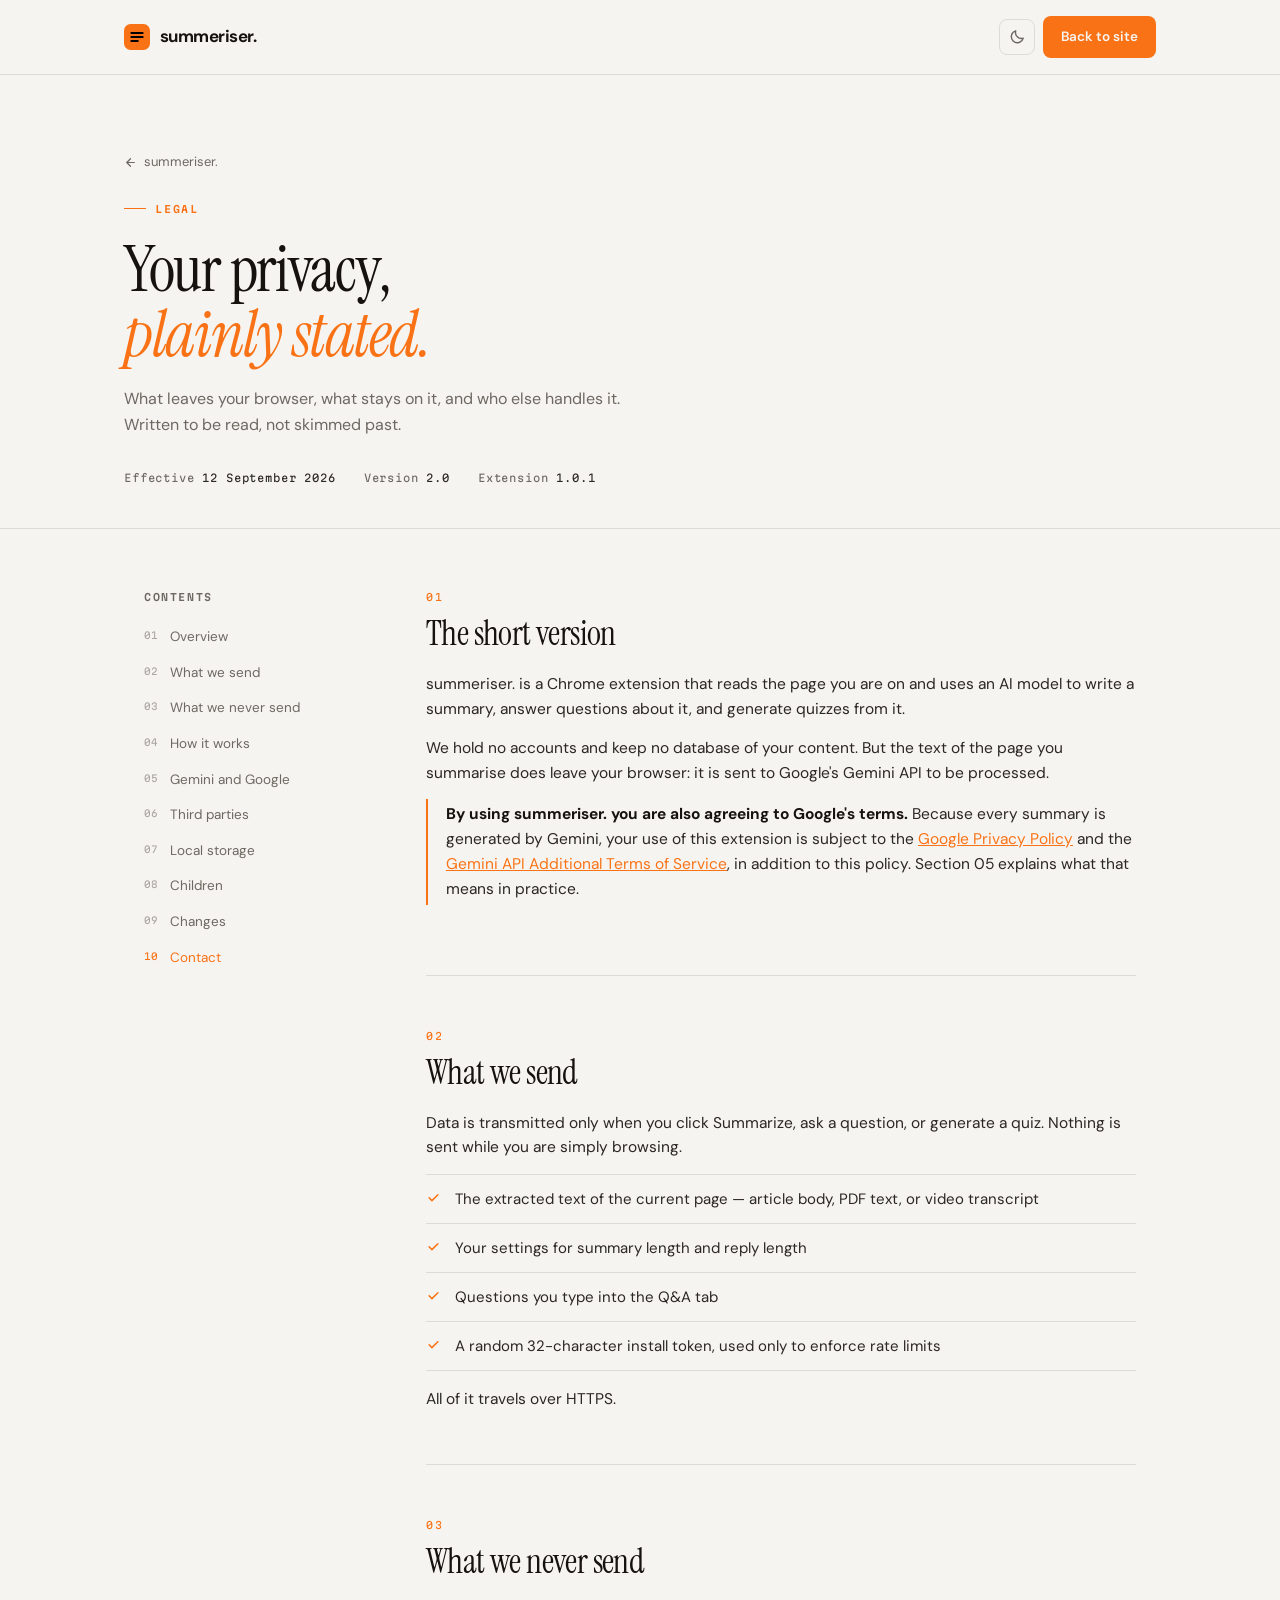
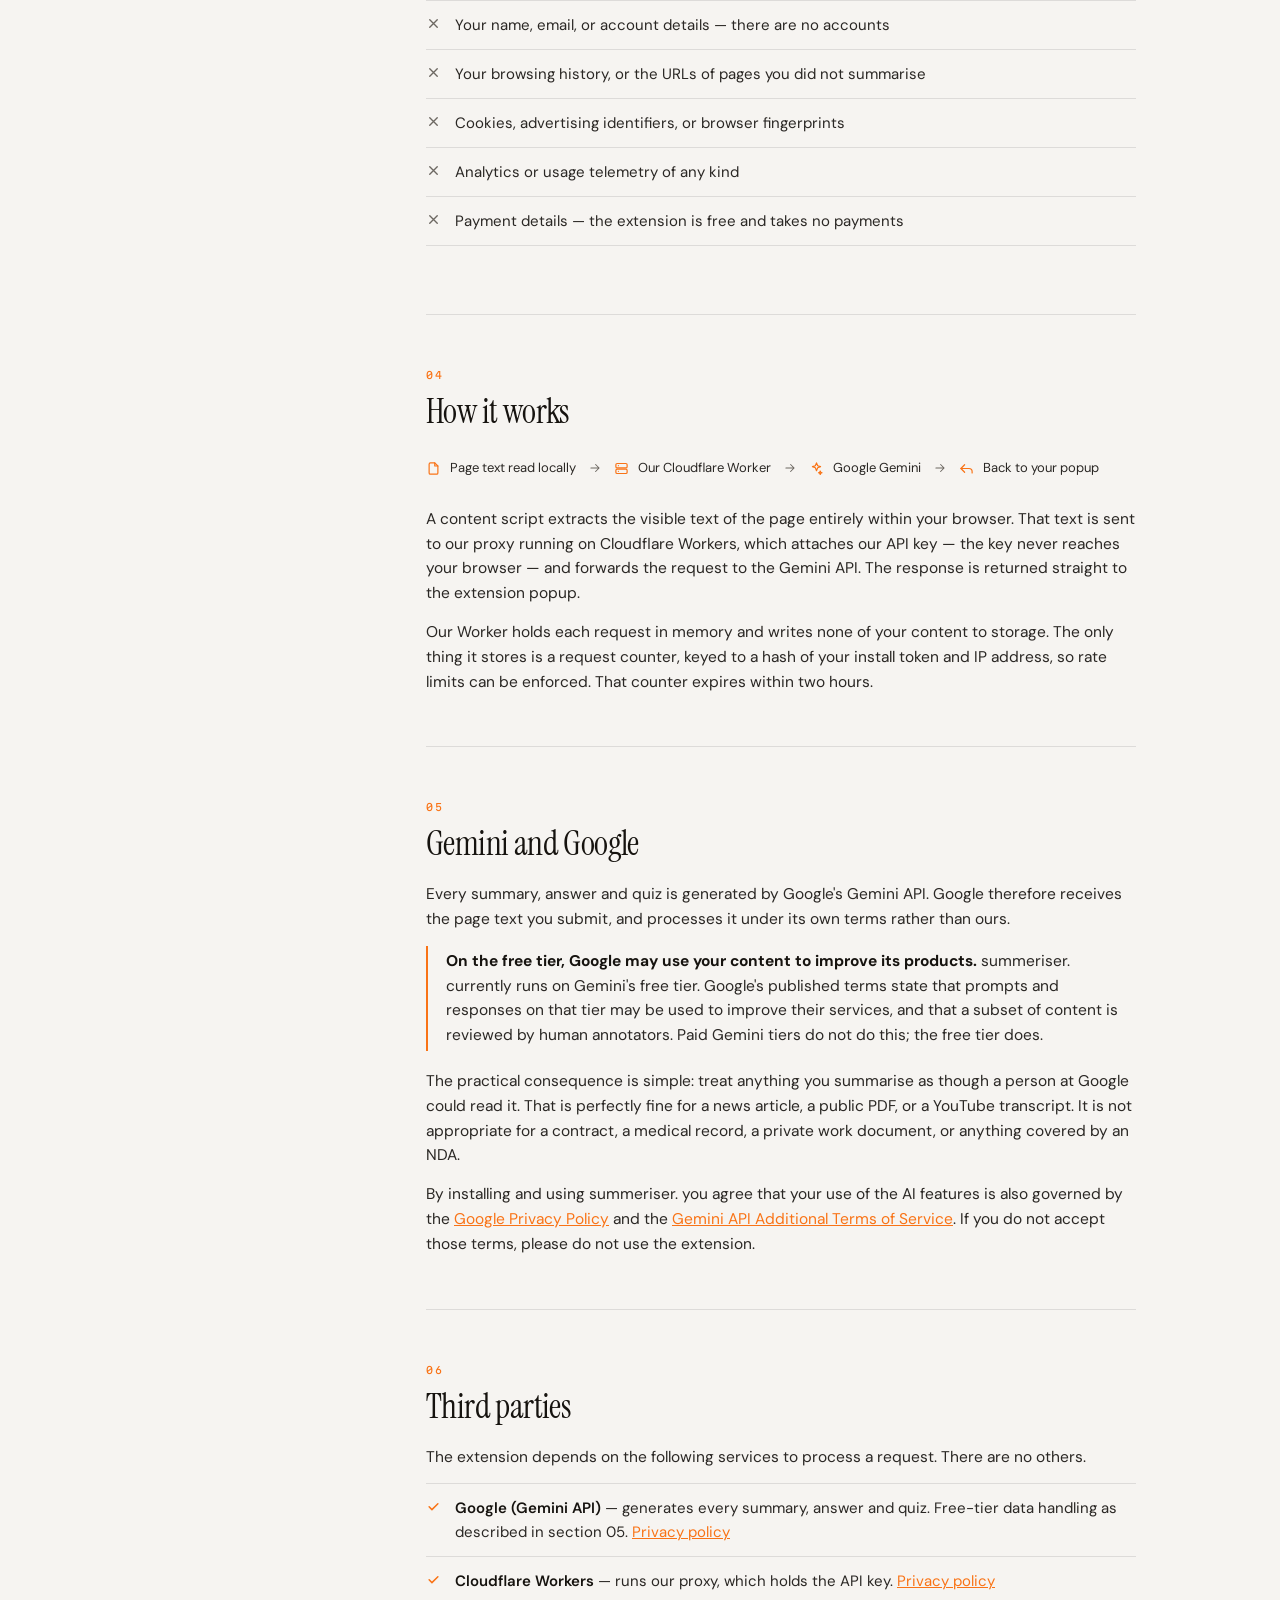
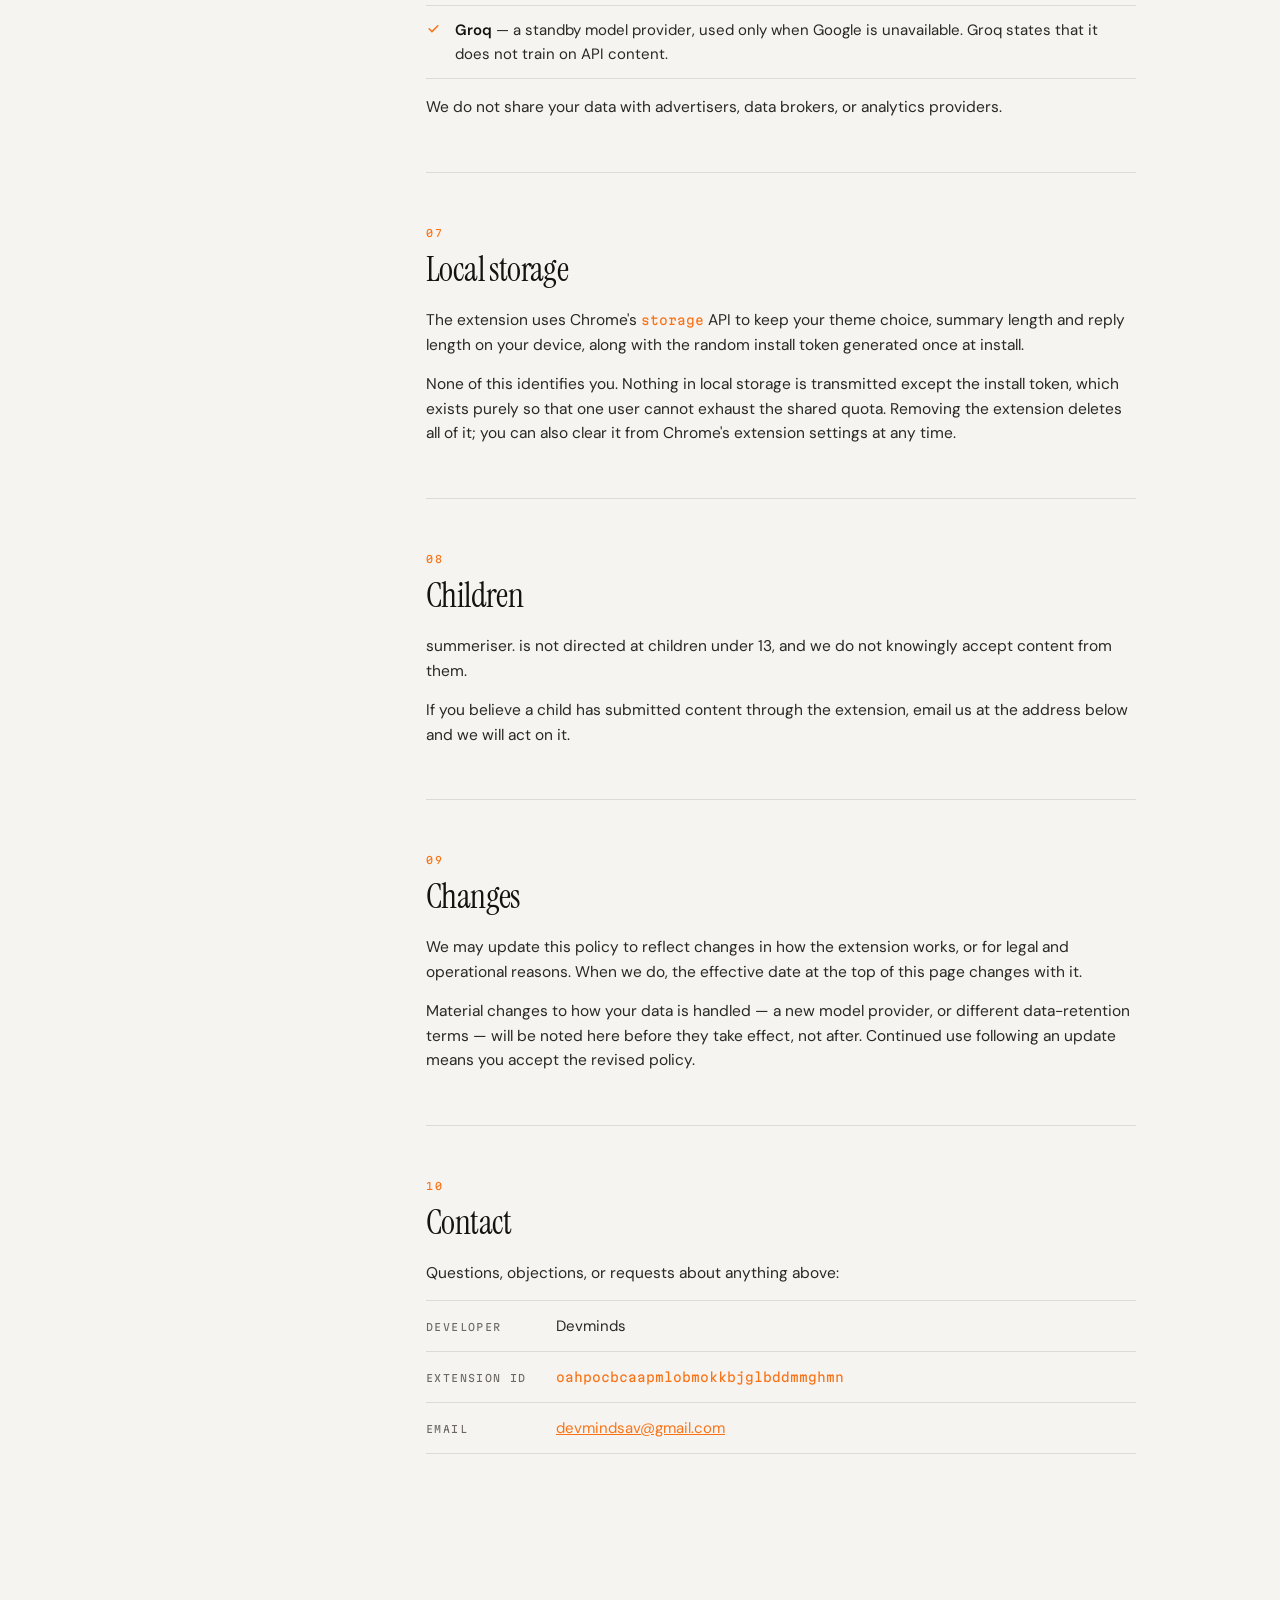
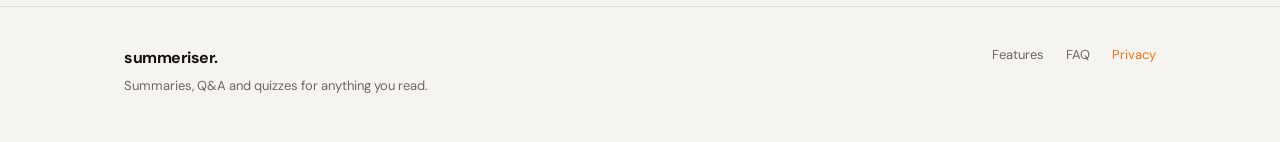
<file: privacy.html>
<!DOCTYPE html>
<html lang="en" data-theme="dark">
<head>
<meta charset="UTF-8"/>
<meta name="viewport" content="width=device-width,initial-scale=1.0"/>
<title>Privacy Policy — summeriser.</title>
<meta name="description" content="What summeriser. sends, what it keeps, and who else sees it."/>
<link rel="icon" href="data:image/svg+xml,<svg xmlns='http://www.w3.org/2000/svg' viewBox='0 0 32 32'><rect width='32' height='32' rx='8' fill='%23f97316'/><path d='M9 11h14M9 16h14M9 21h8' stroke='%23000' stroke-width='2.4' stroke-linecap='round'/></svg>">
<link rel="preconnect" href="https://fonts.googleapis.com"/>
<link rel="preconnect" href="https://fonts.gstatic.com" crossorigin/>
<link href="https://fonts.googleapis.com/css2?family=DM+Sans:opsz,wght@9..40,400;9..40,500;9..40,700&family=Instrument+Serif:ital@0;1&family=Martian+Mono:wght@400;600&display=swap" rel="stylesheet"/>
<link rel="stylesheet" href="style.css"/>
</head>
<body>

<header class="hdr">
  <div class="hdr-in">
    <a class="brand" href="index.html">
      <svg width="26" height="26" viewBox="0 0 32 32" fill="none" aria-hidden="true">
        <rect width="32" height="32" rx="8" fill="#f97316"/>
        <path d="M9 11h14M9 16h14M9 21h8" stroke="#000" stroke-width="2.4" stroke-linecap="round"/>
      </svg>
      <span>summeriser.</span>
    </a>
    <div class="hdr-r">
      <button class="icon-btn" id="theme" aria-label="Toggle colour theme">
        <svg class="ico-sun" width="17" height="17" viewBox="0 0 24 24" fill="none" stroke="currentColor" stroke-width="2" stroke-linecap="round"><circle cx="12" cy="12" r="4.2"/><path d="M12 2v2M12 20v2M2 12h2M20 12h2M4.9 4.9l1.4 1.4M17.7 17.7l1.4 1.4M19.1 4.9l-1.4 1.4M6.3 17.7l-1.4 1.4"/></svg>
        <svg class="ico-moon" width="17" height="17" viewBox="0 0 24 24" fill="none" stroke="currentColor" stroke-width="2" stroke-linecap="round" stroke-linejoin="round"><path d="M20 14.5A8.5 8.5 0 0 1 9.5 4a8.5 8.5 0 1 0 10.5 10.5Z"/></svg>
      </button>
      <a class="btn btn-p" href="index.html">Back to site</a>
    </div>
  </div>
</header>

<section class="mast" style="border-top:0">
  <div class="wrap">
    <a class="back" href="index.html">
      <svg width="13" height="13" viewBox="0 0 24 24" fill="none" stroke="currentColor" stroke-width="2.2" stroke-linecap="round" stroke-linejoin="round"><path d="M19 12H5M12 5l-7 7 7 7"/></svg>
      summeriser.
    </a>
    <span class="eyebrow">Legal</span>
    <h1>Your privacy,<br><i>plainly stated.</i></h1>
    <p>What leaves your browser, what stays on it, and who else handles it. Written to be read, not skimmed past.</p>
    <div class="mast-meta">
      <span>Effective <b>12 September 2026</b></span>
      <span>Version <b>2.0</b></span>
      <span>Extension <b>1.0.1</b></span>
    </div>
  </div>
</section>

<main class="wrap wrap--narrow">
  <div class="doc-layout">

    <aside class="toc" aria-label="Contents">
      <p class="toc-h">Contents</p>
      <ol>
        <li><a href="#overview">Overview</a></li>
        <li><a href="#collected">What we send</a></li>
        <li><a href="#not-collected">What we never send</a></li>
        <li><a href="#flow">How it works</a></li>
        <li><a href="#gemini">Gemini and Google</a></li>
        <li><a href="#third-parties">Third parties</a></li>
        <li><a href="#storage">Local storage</a></li>
        <li><a href="#children">Children</a></li>
        <li><a href="#changes">Changes</a></li>
        <li><a href="#contact">Contact</a></li>
      </ol>
    </aside>

    <div class="doc">

      <section id="overview">
        <span class="sec-no">01</span>
        <h2>The short version</h2>
        <p>summeriser. is a Chrome extension that reads the page you are on and uses an AI model to write a summary, answer questions about it, and generate quizzes from it.</p>
        <p>We hold no accounts and keep no database of your content. But the text of the page you summarise does leave your browser: it is sent to Google's Gemini API to be processed.</p>
        <div class="flag"><b>By using summeriser. you are also agreeing to Google's terms.</b> Because every summary is generated by Gemini, your use of this extension is subject to the <a href="https://policies.google.com/privacy" target="_blank" rel="noopener noreferrer">Google Privacy Policy</a> and the <a href="https://ai.google.dev/gemini-api/terms" target="_blank" rel="noopener noreferrer">Gemini API Additional Terms of Service</a>, in addition to this policy. Section 05 explains what that means in practice.</div>
      </section>

      <section id="collected">
        <span class="sec-no">02</span>
        <h2>What we send</h2>
        <p>Data is transmitted only when you click Summarize, ask a question, or generate a quiz. Nothing is sent while you are simply browsing.</p>
        <ul class="rows yes">
          <li><svg width="15" height="15" viewBox="0 0 24 24" fill="none" stroke="currentColor" stroke-width="2.4" stroke-linecap="round" stroke-linejoin="round"><path d="M5 12.5l4.5 4.5L19 7.5"/></svg><span>The extracted text of the current page &mdash; article body, PDF text, or video transcript</span></li>
          <li><svg width="15" height="15" viewBox="0 0 24 24" fill="none" stroke="currentColor" stroke-width="2.4" stroke-linecap="round" stroke-linejoin="round"><path d="M5 12.5l4.5 4.5L19 7.5"/></svg><span>Your settings for summary length and reply length</span></li>
          <li><svg width="15" height="15" viewBox="0 0 24 24" fill="none" stroke="currentColor" stroke-width="2.4" stroke-linecap="round" stroke-linejoin="round"><path d="M5 12.5l4.5 4.5L19 7.5"/></svg><span>Questions you type into the Q&amp;A tab</span></li>
          <li><svg width="15" height="15" viewBox="0 0 24 24" fill="none" stroke="currentColor" stroke-width="2.4" stroke-linecap="round" stroke-linejoin="round"><path d="M5 12.5l4.5 4.5L19 7.5"/></svg><span>A random 32-character install token, used only to enforce rate limits</span></li>
        </ul>
        <p>All of it travels over HTTPS.</p>
      </section>

      <section id="not-collected">
        <span class="sec-no">03</span>
        <h2>What we never send</h2>
        <ul class="rows no">
          <li><svg width="15" height="15" viewBox="0 0 24 24" fill="none" stroke="currentColor" stroke-width="2.2" stroke-linecap="round"><path d="M6 6l12 12M18 6L6 18"/></svg><span>Your name, email, or account details &mdash; there are no accounts</span></li>
          <li><svg width="15" height="15" viewBox="0 0 24 24" fill="none" stroke="currentColor" stroke-width="2.2" stroke-linecap="round"><path d="M6 6l12 12M18 6L6 18"/></svg><span>Your browsing history, or the URLs of pages you did not summarise</span></li>
          <li><svg width="15" height="15" viewBox="0 0 24 24" fill="none" stroke="currentColor" stroke-width="2.2" stroke-linecap="round"><path d="M6 6l12 12M18 6L6 18"/></svg><span>Cookies, advertising identifiers, or browser fingerprints</span></li>
          <li><svg width="15" height="15" viewBox="0 0 24 24" fill="none" stroke="currentColor" stroke-width="2.2" stroke-linecap="round"><path d="M6 6l12 12M18 6L6 18"/></svg><span>Analytics or usage telemetry of any kind</span></li>
          <li><svg width="15" height="15" viewBox="0 0 24 24" fill="none" stroke="currentColor" stroke-width="2.2" stroke-linecap="round"><path d="M6 6l12 12M18 6L6 18"/></svg><span>Payment details &mdash; the extension is free and takes no payments</span></li>
        </ul>
      </section>

      <section id="flow">
        <span class="sec-no">04</span>
        <h2>How it works</h2>
        <div class="datapath">
          <span class="datapath-node"><svg width="15" height="15" viewBox="0 0 24 24" fill="none" stroke="currentColor" stroke-width="1.9" stroke-linecap="round" stroke-linejoin="round"><path d="M14 3H7a2 2 0 0 0-2 2v14a2 2 0 0 0 2 2h10a2 2 0 0 0 2-2V8Z"/><path d="M14 3v5h5"/></svg>Page text read locally</span>
          <span class="datapath-arrow"><svg width="14" height="14" viewBox="0 0 24 24" fill="none" stroke="currentColor" stroke-width="1.8" stroke-linecap="round" stroke-linejoin="round"><path d="M5 12h13M13 6l6 6-6 6"/></svg></span>
          <span class="datapath-node"><svg width="15" height="15" viewBox="0 0 24 24" fill="none" stroke="currentColor" stroke-width="1.9" stroke-linecap="round" stroke-linejoin="round"><rect x="3" y="4" width="18" height="7" rx="2"/><rect x="3" y="13" width="18" height="7" rx="2"/><path d="M7 7.5h.01M7 16.5h.01"/></svg>Our Cloudflare Worker</span>
          <span class="datapath-arrow"><svg width="14" height="14" viewBox="0 0 24 24" fill="none" stroke="currentColor" stroke-width="1.8" stroke-linecap="round" stroke-linejoin="round"><path d="M5 12h13M13 6l6 6-6 6"/></svg></span>
          <span class="datapath-node"><svg width="15" height="15" viewBox="0 0 24 24" fill="none" stroke="currentColor" stroke-width="1.9" stroke-linecap="round" stroke-linejoin="round"><path d="M12 3l1.9 4.6L18.5 9l-4.6 1.9L12 15.5l-1.9-4.6L5.5 9l4.6-1.4Z"/><path d="M18 16l.8 2 2 .8-2 .8-.8 2-.8-2-2-.8 2-.8Z"/></svg>Google Gemini</span>
          <span class="datapath-arrow"><svg width="14" height="14" viewBox="0 0 24 24" fill="none" stroke="currentColor" stroke-width="1.8" stroke-linecap="round" stroke-linejoin="round"><path d="M5 12h13M13 6l6 6-6 6"/></svg></span>
          <span class="datapath-node"><svg width="15" height="15" viewBox="0 0 24 24" fill="none" stroke="currentColor" stroke-width="1.9" stroke-linecap="round" stroke-linejoin="round"><path d="M9 6l-6 6 6 6"/><path d="M3 12h13a5 5 0 0 1 5 5v2"/></svg>Back to your popup</span>
        </div>
        <p>A content script extracts the visible text of the page entirely within your browser. That text is sent to our proxy running on Cloudflare Workers, which attaches our API key &mdash; the key never reaches your browser &mdash; and forwards the request to the Gemini API. The response is returned straight to the extension popup.</p>
        <p>Our Worker holds each request in memory and writes none of your content to storage. The only thing it stores is a request counter, keyed to a hash of your install token and IP address, so rate limits can be enforced. That counter expires within two hours.</p>
      </section>

      <section id="gemini">
        <span class="sec-no">05</span>
        <h2>Gemini and Google</h2>
        <p>Every summary, answer and quiz is generated by Google's Gemini API. Google therefore receives the page text you submit, and processes it under its own terms rather than ours.</p>
        <div class="flag"><b>On the free tier, Google may use your content to improve its products.</b> summeriser. currently runs on Gemini's free tier. Google's published terms state that prompts and responses on that tier may be used to improve their services, and that a subset of content is reviewed by human annotators. Paid Gemini tiers do not do this; the free tier does.</div>
        <p>The practical consequence is simple: treat anything you summarise as though a person at Google could read it. That is perfectly fine for a news article, a public PDF, or a YouTube transcript. It is not appropriate for a contract, a medical record, a private work document, or anything covered by an NDA.</p>
        <p>By installing and using summeriser. you agree that your use of the AI features is also governed by the <a href="https://policies.google.com/privacy" target="_blank" rel="noopener noreferrer">Google Privacy Policy</a> and the <a href="https://ai.google.dev/gemini-api/terms" target="_blank" rel="noopener noreferrer">Gemini API Additional Terms of Service</a>. If you do not accept those terms, please do not use the extension.</p>
      </section>

      <section id="third-parties">
        <span class="sec-no">06</span>
        <h2>Third parties</h2>
        <p>The extension depends on the following services to process a request. There are no others.</p>
        <ul class="rows yes">
          <li><svg width="15" height="15" viewBox="0 0 24 24" fill="none" stroke="currentColor" stroke-width="2.4" stroke-linecap="round" stroke-linejoin="round"><path d="M5 12.5l4.5 4.5L19 7.5"/></svg><span><b>Google (Gemini API)</b> &mdash; generates every summary, answer and quiz. Free-tier data handling as described in section 05. <a href="https://policies.google.com/privacy" target="_blank" rel="noopener noreferrer">Privacy policy</a></span></li>
          <li><svg width="15" height="15" viewBox="0 0 24 24" fill="none" stroke="currentColor" stroke-width="2.4" stroke-linecap="round" stroke-linejoin="round"><path d="M5 12.5l4.5 4.5L19 7.5"/></svg><span><b>Cloudflare Workers</b> &mdash; runs our proxy, which holds the API key. <a href="https://www.cloudflare.com/privacypolicy/" target="_blank" rel="noopener noreferrer">Privacy policy</a></span></li>
          <li><svg width="15" height="15" viewBox="0 0 24 24" fill="none" stroke="currentColor" stroke-width="2.4" stroke-linecap="round" stroke-linejoin="round"><path d="M5 12.5l4.5 4.5L19 7.5"/></svg><span><b>Groq</b> &mdash; a standby model provider, used only when Google is unavailable. Groq states that it does not train on API content.</span></li>
        </ul>
        <p>We do not share your data with advertisers, data brokers, or analytics providers.</p>
      </section>

      <section id="storage">
        <span class="sec-no">07</span>
        <h2>Local storage</h2>
        <p>The extension uses Chrome's <span class="mono">storage</span> API to keep your theme choice, summary length and reply length on your device, along with the random install token generated once at install.</p>
        <p>None of this identifies you. Nothing in local storage is transmitted except the install token, which exists purely so that one user cannot exhaust the shared quota. Removing the extension deletes all of it; you can also clear it from Chrome's extension settings at any time.</p>
      </section>

      <section id="children">
        <span class="sec-no">08</span>
        <h2>Children</h2>
        <p>summeriser. is not directed at children under 13, and we do not knowingly accept content from them.</p>
        <p>If you believe a child has submitted content through the extension, email us at the address below and we will act on it.</p>
      </section>

      <section id="changes">
        <span class="sec-no">09</span>
        <h2>Changes</h2>
        <p>We may update this policy to reflect changes in how the extension works, or for legal and operational reasons. When we do, the effective date at the top of this page changes with it.</p>
        <p>Material changes to how your data is handled &mdash; a new model provider, or different data-retention terms &mdash; will be noted here before they take effect, not after. Continued use following an update means you accept the revised policy.</p>
      </section>

      <section id="contact">
        <span class="sec-no">10</span>
        <h2>Contact</h2>
        <p>Questions, objections, or requests about anything above:</p>
        <dl class="dl">
          <div><dt>Developer</dt><dd>Devminds</dd></div>
          <div><dt>Extension ID</dt><dd><span class="mono">oahpocbcaapmlobmokkbjglbddmmghmn</span></dd></div>
          <div><dt>Email</dt><dd><a href="mailto:devmindsav@gmail.com">devmindsav@gmail.com</a></dd></div>
        </dl>
      </section>

    </div>
  </div>
</main>

<footer class="ftr">
  <div class="wrap ftr-in">
    <div>
      <strong style="font-size:16px;letter-spacing:-.03em;color:var(--hd)">summeriser.</strong>
      <p>Summaries, Q&amp;A and quizzes for anything you read.</p>
    </div>
    <nav>
      <a href="index.html#features">Features</a>
      <a href="index.html#faq">FAQ</a>
      <a href="privacy.html" style="color:var(--acc)">Privacy</a>
    </nav>
  </div>
</footer>

<script>
const root = document.documentElement;
const saved = localStorage.getItem('s-theme');
if (saved) root.setAttribute('data-theme', saved);
else if (matchMedia('(prefers-color-scheme:light)').matches) root.setAttribute('data-theme','light');
document.getElementById('theme').addEventListener('click', () => {
  const t = root.getAttribute('data-theme') === 'dark' ? 'light' : 'dark';
  root.setAttribute('data-theme', t);
  localStorage.setItem('s-theme', t);
});

/* highlight the section currently in view */
const links = [...document.querySelectorAll('.toc a')];
const obs = new IntersectionObserver(entries => {
  entries.forEach(e => {
    if (!e.isIntersecting) return;
    links.forEach(a => a.classList.remove('active'));
    const hit = links.find(a => a.getAttribute('href') === '#' + e.target.id);
    if (hit) hit.classList.add('active');
  });
}, { rootMargin: '-80px 0px -65% 0px', threshold: 0 });
document.querySelectorAll('main section[id]').forEach(s => obs.observe(s));
</script>
</body>
</html>
</file>
<file: style.css>
/* ===========================================================
   summeriser. — shared stylesheet
   Loaded by index.html and privacy.html.

   1. Tokens        6. Landing: how it works
   2. Base          7. Landing: pricing / FAQ / team
   3. Chrome        8. Doc: masthead + contents
   4. Landing: hero 9. Doc: sections
   5. Landing: deck 10. Footer
   =========================================================== */

*,*::before,*::after{box-sizing:border-box;margin:0;padding:0}

/* ── 1. tokens ─────────────────────────────────────────── */
:root{
  --acc:#f97316;
  --acc-dim:rgba(249,115,22,.38);
  --acc-wash:rgba(249,115,22,.07);
  --bg:#08080a;
  --panel:#101013;
  --line:rgba(255,255,255,.09);
  --tx:#d8d8dc;
  --mu:#83838d;
  --hd:#fafafa;
  --ease:cubic-bezier(.2,.8,.3,1);
}
[data-theme=light]{
  --bg:#f6f4f1;--panel:#fff;
  --line:rgba(0,0,0,.1);
  --tx:#2a2724;--mu:#6d6862;--hd:#16130f;
}

/* ── 2. base ───────────────────────────────────────────── */
html{scroll-behavior:smooth}
body{
  font-family:"DM Sans",system-ui,sans-serif;
  background:var(--bg);color:var(--tx);
  line-height:1.6;-webkit-font-smoothing:antialiased;
  overflow-x:hidden;min-height:100vh;
}
.wrap{width:100%;max-width:1080px;margin:0 auto;padding:0 24px}
.wrap--narrow{max-width:1040px}

.eyebrow{
  font-family:"Martian Mono",monospace;font-size:10px;font-weight:600;
  letter-spacing:.18em;text-transform:uppercase;color:var(--acc);
  display:flex;align-items:center;gap:9px;margin-bottom:20px;
}
.eyebrow::before{content:"";width:22px;height:1px;background:var(--acc)}

.mono{font-family:"Martian Mono",monospace;font-size:12.5px;color:var(--acc)}

/* ── 3. chrome: header, buttons ────────────────────────── */
.hdr{position:sticky;top:0;z-index:60;background:var(--bg);border-bottom:1px solid var(--line)}
.hdr-in{display:flex;align-items:center;justify-content:space-between;gap:16px;padding:16px 24px;max-width:1080px;margin:0 auto}
.brand{display:flex;align-items:center;gap:10px;text-decoration:none;color:var(--hd)}
.brand span{font-size:17px;font-weight:700;letter-spacing:-.03em}
.nav{display:flex;gap:26px}
.nav a{font-size:13.5px;color:var(--mu);text-decoration:none;transition:color .2s}
.nav a:hover{color:var(--hd)}
.hdr-r{display:flex;align-items:center;gap:8px}

.icon-btn{
  width:36px;height:36px;border-radius:8px;border:1px solid var(--line);
  background:transparent;color:var(--mu);cursor:pointer;
  display:grid;place-items:center;transition:color .2s,border-color .2s;
}
.icon-btn:hover{color:var(--acc);border-color:var(--acc-dim)}
.icon-btn svg{display:block}
[data-theme=dark] .ico-sun{display:block}
[data-theme=dark] .ico-moon{display:none}
[data-theme=light] .ico-sun{display:none}
[data-theme=light] .ico-moon{display:block}

.btn{
  font-size:13.5px;font-weight:600;text-decoration:none;
  padding:9px 17px;border-radius:8px;display:inline-flex;
  align-items:center;gap:8px;border:1px solid transparent;
  transition:opacity .2s,border-color .2s,color .2s;
}
.btn-p{color:var(--bg);background:var(--acc)}
.btn-p:hover{opacity:.86}
.btn-g{color:var(--mu);border-color:var(--line)}
.btn-g:hover{color:var(--hd);border-color:var(--mu)}
.btn-lg{padding:13px 24px;font-size:15px}

@media(max-width:760px){.nav{display:none}}

/* ── 4. landing: hero ──────────────────────────────────── */
.hero{padding:86px 0 72px;border-bottom:1px solid var(--line)}
.hero-grid{display:grid;grid-template-columns:1fr 420px;gap:64px;align-items:center}
.hero h1{
  font-family:"Instrument Serif",Georgia,serif;font-weight:400;
  font-size:clamp(2.7rem,5.6vw,4.3rem);line-height:1.02;
  letter-spacing:-.022em;color:var(--hd);margin-bottom:20px;
}
.hero h1 i{color:var(--acc)}
.hero-sub{font-size:16.5px;color:var(--mu);max-width:44ch;margin-bottom:30px}
.hero-acts{display:flex;gap:11px;flex-wrap:wrap;margin-bottom:30px}
.hero-note{font-size:13px;color:var(--mu);display:flex;align-items:center;gap:8px}
.hero-note svg{color:var(--acc);flex-shrink:0}

.kinds{display:flex;gap:8px;flex-wrap:wrap;margin-top:34px;padding-top:26px;border-top:1px solid var(--line)}
.kinds span{
  font-family:"Martian Mono",monospace;font-size:10px;letter-spacing:.1em;
  text-transform:uppercase;color:var(--mu);
  padding:5px 11px;border:1px solid var(--line);border-radius:6px;
  transition:color .2s,border-color .2s;
}
.kinds span:hover{color:var(--acc);border-color:var(--acc-dim)}

/* ── 5. landing: flip deck ─────────────────────────────── */
.deck{position:relative}
.deck-head{display:flex;align-items:center;justify-content:space-between;margin-bottom:14px}
.deck-count{font-family:"Martian Mono",monospace;font-size:10px;letter-spacing:.12em;color:var(--mu)}
.deck-count b{color:var(--acc);font-weight:600}
.deck-nav{display:flex;gap:6px}
.deck-nav button{width:30px;height:30px}

.stage{position:relative;height:330px;perspective:1400px;isolation:isolate}

.fcard{
  position:absolute;inset:0;transform-style:preserve-3d;
  transition:transform .55s var(--ease),opacity .4s var(--ease);
  opacity:0;pointer-events:none;
  /* keep off-deck cards out of the paint tree entirely */
  visibility:hidden;z-index:0;
}
.fcard.live{opacity:1;pointer-events:auto;visibility:visible;z-index:2}
.fcard.behind{
  opacity:.13;visibility:visible;z-index:1;
  transform:translateY(14px) scale(.97);
}
.fcard.flipped .f-front{transform:rotateY(180deg) translateZ(1px)}
.fcard.flipped .f-back{transform:rotateY(360deg) translateZ(1px)}

.face{
  position:absolute;inset:0;
  backface-visibility:hidden;-webkit-backface-visibility:hidden;
  border:1px solid var(--line);border-radius:16px;background:var(--panel);
  display:flex;flex-direction:column;
  transition:transform .55s var(--ease),border-color .25s;
  /* NOTE: no overflow here. A scroll context cancels backface-visibility
     in Chrome and the reverse face bleeds through. Scroll .face-in instead. */
  overflow:hidden;
}
/* translateZ separates the two faces so neither can z-fight the other */
.f-front{transform:rotateY(0deg) translateZ(1px);cursor:pointer}
.f-front:hover{border-color:var(--acc-dim)}
.f-back{transform:rotateY(180deg) translateZ(1px)}
.face-in{flex:1;display:flex;flex-direction:column;padding:30px 28px;overflow-y:auto}

.f-no{font-family:"Martian Mono",monospace;font-size:9.5px;letter-spacing:.2em;color:var(--acc);margin-bottom:auto}
.f-front h3{
  font-family:"Instrument Serif",serif;font-weight:400;
  font-size:1.85rem;line-height:1.14;letter-spacing:-.018em;
  color:var(--hd);margin:22px 0 12px;
}
.f-hint{
  display:inline-flex;align-items:center;gap:8px;
  font-family:"Martian Mono",monospace;font-size:9.5px;
  letter-spacing:.14em;text-transform:uppercase;color:var(--mu);
}
.f-hint svg{color:var(--acc)}
.f-back h4{font-size:12px;font-weight:700;color:var(--mu);margin:20px 0 10px}
.f-back p{font-size:14.5px;margin-bottom:11px}
.f-back p:last-child{margin-bottom:0}
.f-back .mono{font-size:12px}

.steps{list-style:none;margin-top:6px}
.steps li{display:flex;gap:13px;padding:10px 0;border-top:1px solid var(--line);font-size:14px}
.steps li:last-child{border-bottom:1px solid var(--line)}
.steps b{font-family:"Martian Mono",monospace;font-size:10px;color:var(--acc);flex-shrink:0;padding-top:3px}

@media(max-width:900px){
  .hero-grid{grid-template-columns:1fr;gap:48px}
  .stage{height:360px}
}

/* ── 6. landing: sections, features, how it works ──────── */
.sec{padding:78px 0;border-bottom:1px solid var(--line)}
.sec-head{max-width:56ch;margin-bottom:46px}
.sec-head h2{
  font-family:"Instrument Serif",serif;font-weight:400;
  font-size:clamp(1.9rem,3.6vw,2.7rem);line-height:1.1;
  letter-spacing:-.02em;color:var(--hd);margin-bottom:14px;
}
.sec-head h2 i{color:var(--acc)}
.sec-head p{font-size:16px;color:var(--mu)}
.sec-head a{color:var(--acc)}

.feat{display:grid;grid-template-columns:repeat(2,1fr);gap:0 56px}
.feat > div{padding:26px 0;border-top:1px solid var(--line)}
.feat h3{
  display:flex;align-items:center;gap:11px;
  font-size:16px;font-weight:700;color:var(--hd);
  letter-spacing:-.015em;margin-bottom:9px;
}
.feat h3 svg{color:var(--acc);flex-shrink:0}
.feat p{font-size:14.5px;color:var(--mu);max-width:44ch}
@media(max-width:760px){.feat{grid-template-columns:1fr;gap:0}}

.hiw{display:grid;grid-template-columns:1fr 1fr;gap:60px;align-items:start}
.flow{display:flex;flex-direction:column;gap:0}
.flow li{list-style:none;display:flex;gap:18px;padding:20px 0;border-top:1px solid var(--line)}
.flow li:last-child{border-bottom:1px solid var(--line)}
.flow .n{font-family:"Martian Mono",monospace;font-size:10px;color:var(--acc);flex-shrink:0;padding-top:4px;letter-spacing:.1em}
.flow h4{font-size:15px;font-weight:700;color:var(--hd);margin-bottom:5px}
.flow p{font-size:14px;color:var(--mu)}

.term{border:1px solid var(--line);border-radius:14px;background:var(--panel);overflow:hidden}
.term-bar{
  display:flex;align-items:center;gap:9px;padding:11px 16px;
  border-bottom:1px solid var(--line);
  font-family:"Martian Mono",monospace;font-size:10px;
  letter-spacing:.1em;color:var(--mu);
}
.term-bar i{width:8px;height:8px;border-radius:50%;background:var(--line);display:block}
.term-bar i:first-child{background:var(--acc)}
.term pre{
  padding:18px 18px 20px;overflow-x:auto;
  font-family:"Martian Mono",monospace;font-size:11.5px;line-height:1.72;color:var(--tx);
}
.k{color:var(--acc)}
.c{color:var(--mu)}
@media(max-width:860px){.hiw{grid-template-columns:1fr;gap:44px}}

/* ── 7. landing: pricing, FAQ, team ────────────────────── */
.price{display:grid;grid-template-columns:1fr 1fr;gap:56px;align-items:center}
.price-amt{font-family:"Instrument Serif",serif;font-size:5.2rem;line-height:1;color:var(--hd);letter-spacing:-.04em}
.price-amt sup{font-size:2rem;vertical-align:super;color:var(--mu)}
.price ul{list-style:none;margin-top:8px}
.price li{display:flex;gap:13px;align-items:flex-start;padding:12px 0;border-top:1px solid var(--line);font-size:15px}
.price li:last-child{border-bottom:1px solid var(--line)}
.price li svg{color:var(--acc);flex-shrink:0;margin-top:3px}
@media(max-width:760px){.price{grid-template-columns:1fr;gap:32px}}

.faq{max-width:74ch}
.faq details{border-top:1px solid var(--line)}
.faq details:last-of-type{border-bottom:1px solid var(--line)}
.faq summary{
  list-style:none;cursor:pointer;padding:19px 0;
  font-size:16px;font-weight:500;color:var(--hd);
  display:flex;justify-content:space-between;align-items:center;gap:18px;
}
.faq summary::-webkit-details-marker{display:none}
.faq summary svg{color:var(--mu);flex-shrink:0;transition:transform .28s var(--ease),color .2s}
.faq details[open] summary svg{transform:rotate(45deg);color:var(--acc)}
.faq p{font-size:14.5px;color:var(--mu);padding:0 0 20px;max-width:64ch}
.faq a{color:var(--acc)}

.team{display:grid;grid-template-columns:1fr 1fr;gap:0 56px}
.team > div{padding:30px 0;border-top:1px solid var(--line)}
.avatar{
  position:relative;width:78px;height:78px;margin-bottom:18px;
  border-radius:50%;overflow:hidden;
  border:1px solid var(--acc-dim);background:var(--panel);
  display:grid;place-items:center;
}
.avatar .mono-initials{
  font-family:"Instrument Serif",serif;font-size:27px;
  color:var(--acc);letter-spacing:.02em;line-height:1;
}
.avatar img{position:absolute;inset:0;width:100%;height:100%;object-fit:cover;display:block}
/* a missing file leaves the monogram visible instead of a broken icon */
.avatar img[data-missing]{display:none}
.team h3{font-size:17px;font-weight:700;color:var(--hd);letter-spacing:-.02em}
.team .role{
  font-family:"Martian Mono",monospace;font-size:9.5px;letter-spacing:.14em;
  text-transform:uppercase;color:var(--acc);display:block;margin:6px 0 12px;
}
.team p{font-size:14.5px;color:var(--mu);max-width:42ch}
@media(max-width:760px){.team{grid-template-columns:1fr}}

/* ── 8. doc page: masthead + contents ──────────────────── */
.mast{padding:76px 0 42px;border-bottom:1px solid var(--line)}
.back{
  display:inline-flex;align-items:center;gap:7px;
  font-size:13px;color:var(--mu);text-decoration:none;margin-bottom:28px;
  transition:color .2s;
}
.back:hover{color:var(--acc)}
.back svg{transition:transform .2s var(--ease)}
.back:hover svg{transform:translateX(-3px)}
.mast h1{
  font-family:"Instrument Serif",Georgia,serif;font-weight:400;
  font-size:clamp(2.5rem,5.6vw,4rem);line-height:1.03;
  letter-spacing:-.02em;color:var(--hd);margin-bottom:18px;
}
.mast h1 i{color:var(--acc)}
.mast p{font-size:16px;color:var(--mu);max-width:48ch}
.mast-meta{
  display:flex;gap:28px;flex-wrap:wrap;margin-top:32px;
  font-family:"Martian Mono",monospace;font-size:10.5px;
  letter-spacing:.08em;color:var(--mu);
}
.mast-meta b{color:var(--tx);font-weight:400}

.doc-layout{display:grid;grid-template-columns:210px 1fr;gap:72px;align-items:start;padding:60px 0 100px}
.toc{position:sticky;top:92px}
.toc-h{
  font-family:"Martian Mono",monospace;font-size:10px;font-weight:600;
  letter-spacing:.16em;text-transform:uppercase;color:var(--mu);margin-bottom:14px;
}
.toc ol{list-style:none;counter-reset:t}
.toc a{
  counter-increment:t;display:block;font-size:13.5px;color:var(--mu);
  text-decoration:none;padding:7px 0 7px 26px;position:relative;transition:color .2s;
}
.toc a::before{
  content:counter(t,decimal-leading-zero);position:absolute;left:0;top:9px;
  font-family:"Martian Mono",monospace;font-size:9.5px;color:var(--mu);opacity:.55;
}
.toc a:hover,.toc a.active{color:var(--acc)}
.toc a.active::before{color:var(--acc);opacity:1}

/* ── 9. doc page: sections ─────────────────────────────── */
.doc section{padding:0 0 52px;scroll-margin-top:96px}
.doc section + section{border-top:1px solid var(--line);padding-top:52px}
.sec-no{
  font-family:"Martian Mono",monospace;font-size:10px;
  letter-spacing:.18em;color:var(--acc);display:block;margin-bottom:10px;
}
.doc section h2{
  font-family:"Instrument Serif",serif;font-weight:400;
  font-size:clamp(1.6rem,3vw,2.1rem);line-height:1.16;
  letter-spacing:-.018em;color:var(--hd);margin-bottom:18px;
}
.doc section h3{font-size:13px;font-weight:700;color:var(--mu);margin:26px 0 12px}
.doc section p{font-size:15.5px;margin-bottom:14px;max-width:66ch}
.doc section p:last-child{margin-bottom:0}
.doc section a{color:var(--acc)}

/* hairline rows, not boxes */
.rows{list-style:none;margin:6px 0 16px;max-width:66ch}
.rows li{display:flex;gap:14px;align-items:flex-start;padding:12px 0;border-top:1px solid var(--line);font-size:15px}
.rows li:last-child{border-bottom:1px solid var(--line)}
.rows li svg{flex-shrink:0;margin-top:3px}
.rows.yes li svg{color:var(--acc)}
.rows.no li svg{color:var(--mu)}
.rows b{color:var(--hd);font-weight:600}

.flag{border-left:2px solid var(--acc);padding:3px 0 3px 18px;margin:6px 0 18px;font-size:15.5px;max-width:66ch}
.flag b{color:var(--hd)}

/* horizontal data path — distinct from the landing page's .flow step list */
.datapath{display:flex;align-items:center;gap:12px;flex-wrap:wrap;margin:10px 0 20px}
.datapath-node{display:flex;align-items:center;gap:9px;font-size:13px;color:var(--tx);padding:8px 0}
.datapath-node svg{color:var(--acc)}
.datapath-arrow{color:var(--mu);display:grid;place-items:center}

.dl{margin-top:8px;max-width:66ch}
.dl div{display:flex;gap:18px;align-items:baseline;flex-wrap:wrap;padding:13px 0;border-top:1px solid var(--line)}
.dl div:last-child{border-bottom:1px solid var(--line)}
.dl dt{
  font-family:"Martian Mono",monospace;font-size:10px;
  letter-spacing:.14em;text-transform:uppercase;color:var(--mu);min-width:112px;
}
.dl dd{font-size:15px}
.dl dd a{color:var(--acc)}

@media(max-width:860px){
  .doc-layout{grid-template-columns:1fr;gap:36px}
  .toc{position:static}
}
@media(max-width:640px){
  .mast{padding-top:52px}
  .dl dt{min-width:100%}
}

/* ── 10. footer ────────────────────────────────────────── */
.ftr{border-top:1px solid var(--line);padding:38px 0 46px}
.ftr-in{display:flex;justify-content:space-between;gap:22px;flex-wrap:wrap}
.ftr strong{font-size:16px;letter-spacing:-.03em;color:var(--hd)}
.ftr p{font-size:13px;color:var(--mu);margin-top:5px}
.ftr nav{display:flex;gap:22px;flex-wrap:wrap}
.ftr nav a{font-size:13px;color:var(--mu);text-decoration:none}
.ftr nav a:hover{color:var(--hd)}

@media(prefers-reduced-motion:reduce){*{transition:none!important;animation:none!important}}
</file>
